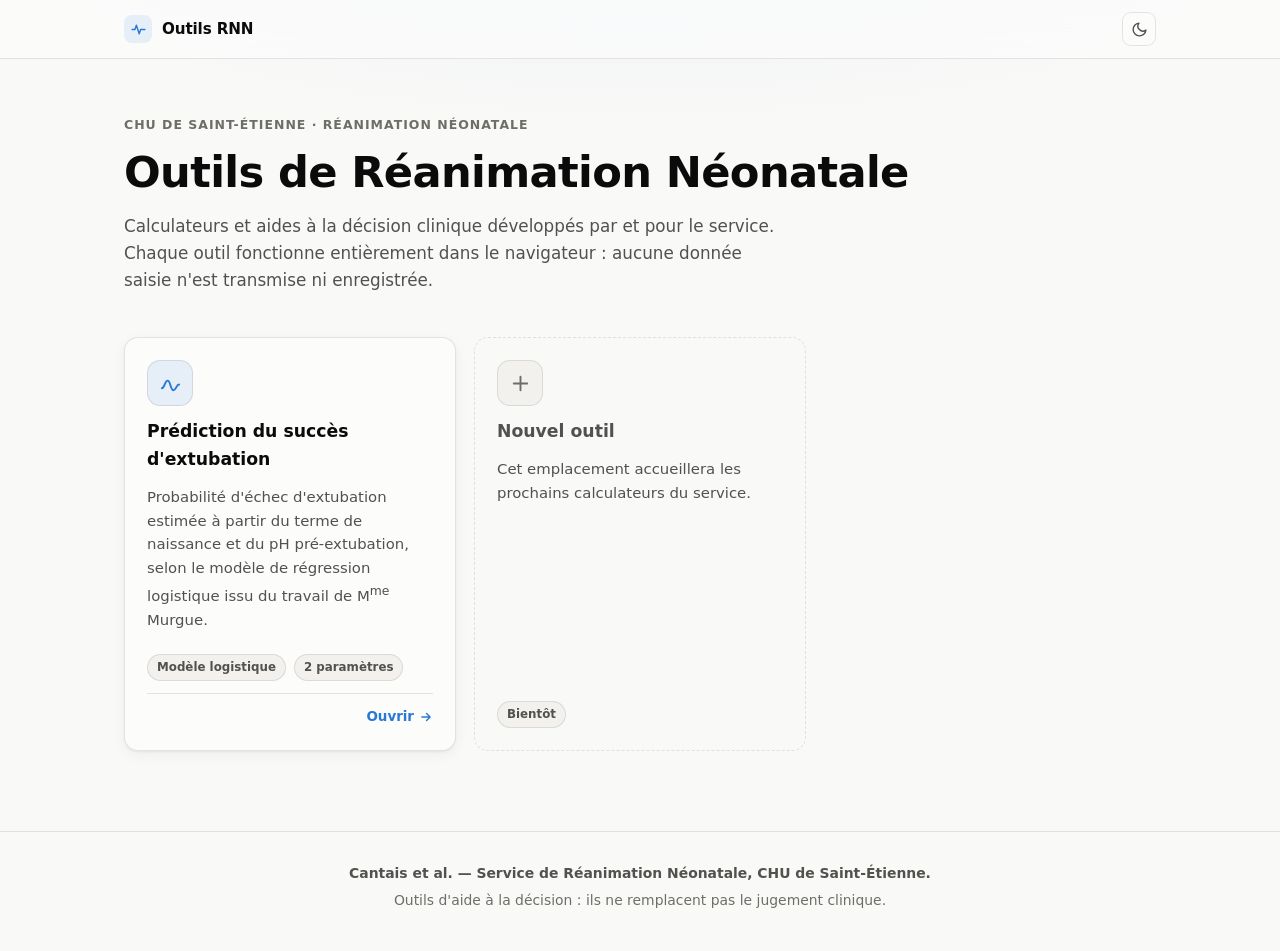
<file: index.html>
<!DOCTYPE html>
<html lang="fr">
<head>
<meta charset="utf-8">
<meta name="viewport" content="width=device-width, initial-scale=1">
<title>Outils RNN — Réanimation Néonatale, CHU de Saint-Étienne</title>
<meta name="description" content="Calculateurs et aides à la décision clinique du service de Réanimation Néonatale du CHU de Saint-Étienne.">
<link rel="stylesheet" href="assets/css/style.css">
<link rel="icon" href="data:image/svg+xml,<svg xmlns='http://www.w3.org/2000/svg' viewBox='0 0 100 100'><text y='.9em' font-size='90'>🍼</text></svg>">
<script src="assets/js/theme.js"></script>
</head>
<body>

<header class="topbar">
  <div class="wrap topbar__inner">
    <a class="brand" href="index.html">
      <span class="brand__mark" aria-hidden="true">
        <svg viewBox="0 0 24 24" fill="none" stroke="currentColor" stroke-width="2" stroke-linecap="round" stroke-linejoin="round">
          <path d="M3 12h4l2-6 4 12 2-6h6"/>
        </svg>
      </span>
      Outils RNN
    </a>
    <span class="topbar__spacer"></span>
    <button class="theme-toggle" type="button" aria-label="Changer de thème">
      <svg class="icon-moon" viewBox="0 0 24 24" fill="none" stroke="currentColor" stroke-width="2" stroke-linecap="round" stroke-linejoin="round" aria-hidden="true">
        <path d="M21 12.8A9 9 0 1 1 11.2 3a7 7 0 0 0 9.8 9.8z"/>
      </svg>
      <svg class="icon-sun" viewBox="0 0 24 24" fill="none" stroke="currentColor" stroke-width="2" stroke-linecap="round" stroke-linejoin="round" aria-hidden="true">
        <circle cx="12" cy="12" r="4"/>
        <path d="M12 2v2M12 20v2M4.9 4.9l1.4 1.4M17.7 17.7l1.4 1.4M2 12h2M20 12h2M4.9 19.1l1.4-1.4M17.7 6.3l1.4-1.4"/>
      </svg>
    </button>
  </div>
</header>

<main class="wrap">

  <div class="page-head">
    <p class="eyebrow">CHU de Saint-Étienne · Réanimation Néonatale</p>
    <h1>Outils de Réanimation Néonatale</h1>
    <p class="lead">
      Calculateurs et aides à la décision clinique développés par et pour le service.
      Chaque outil fonctionne entièrement dans le navigateur : aucune donnée saisie n'est
      transmise ni enregistrée.
    </p>
  </div>

  <ul class="tiles">

    <li>
      <a class="tile" href="outils/extubation.html">
        <span class="tile__icon" aria-hidden="true">
          <svg viewBox="0 0 24 24" fill="none" stroke="currentColor" stroke-width="2" stroke-linecap="round" stroke-linejoin="round">
            <path d="M3 17c3 0 3-8 6-8s3 10 6 10 3-6 6-6"/>
          </svg>
        </span>
        <span class="tile__title">Prédiction du succès d'extubation</span>
        <span class="tile__desc">
          Probabilité d'échec d'extubation estimée à partir du terme de naissance
          et du pH pré-extubation, selon le modèle de régression logistique
          issu du travail de M<sup>me</sup> Murgue.
        </span>
        <span class="tile__foot">
          <span class="tile__tags">
            <span class="tag">Modèle logistique</span>
            <span class="tag">2 paramètres</span>
          </span>
          <span class="tile__cta">Ouvrir
            <svg viewBox="0 0 24 24" fill="none" stroke="currentColor" stroke-width="2.4" stroke-linecap="round" stroke-linejoin="round" aria-hidden="true">
              <path d="M5 12h13M13 6l6 6-6 6"/>
            </svg>
          </span>
        </span>
      </a>
    </li>

    <li>
      <div class="tile tile--soon">
        <span class="tile__icon" aria-hidden="true">
          <svg viewBox="0 0 24 24" fill="none" stroke="currentColor" stroke-width="2" stroke-linecap="round" stroke-linejoin="round">
            <path d="M12 5v14M5 12h14"/>
          </svg>
        </span>
        <span class="tile__title">Nouvel outil</span>
        <span class="tile__desc">
          Cet emplacement accueillera les prochains calculateurs du service.
        </span>
        <span class="tile__foot"><span class="tile__tags"><span class="tag">Bientôt</span></span></span>
      </div>
    </li>

  </ul>

</main>

<footer class="site-footer">
  <div class="wrap">
    <p class="credit">Cantais et al. — Service de Réanimation Néonatale, CHU de Saint-Étienne.</p>
    <p>Outils d'aide à la décision : ils ne remplacent pas le jugement clinique.</p>
  </div>
</footer>

</body>
</html>
</file>
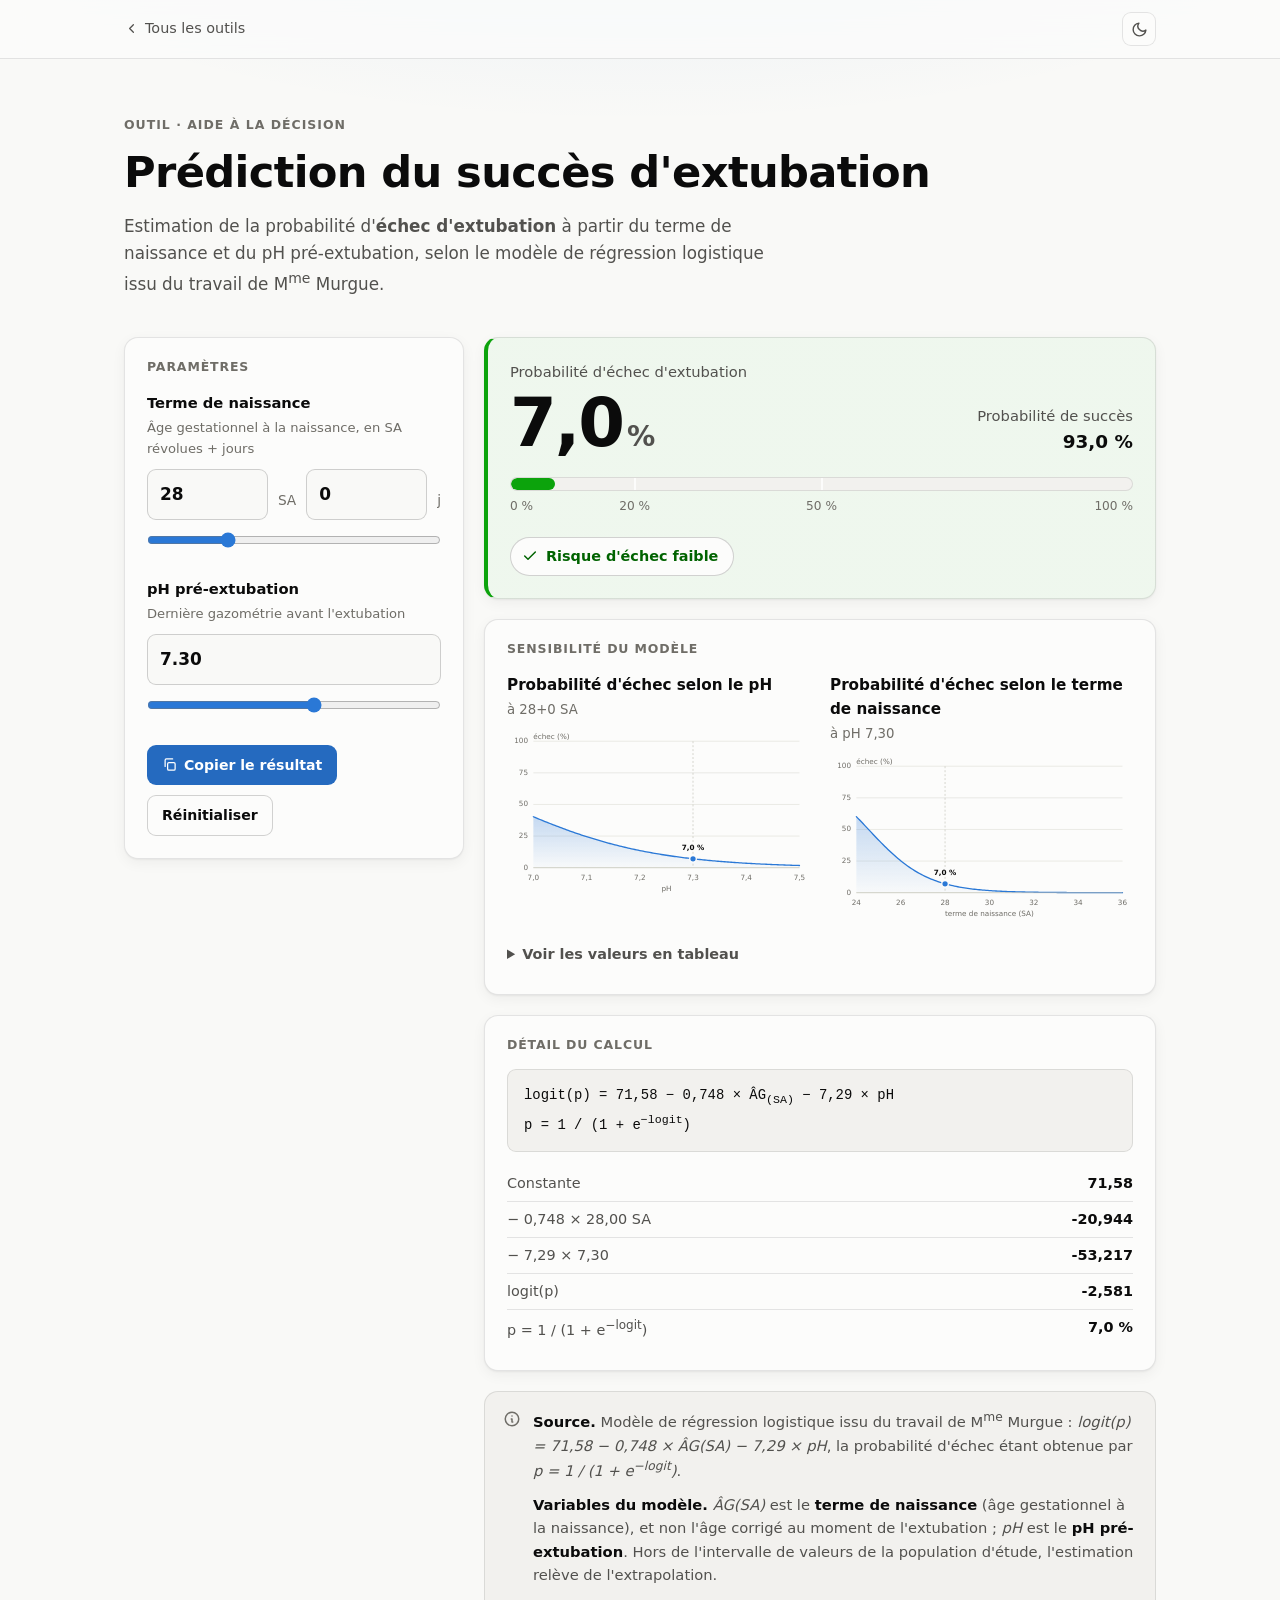
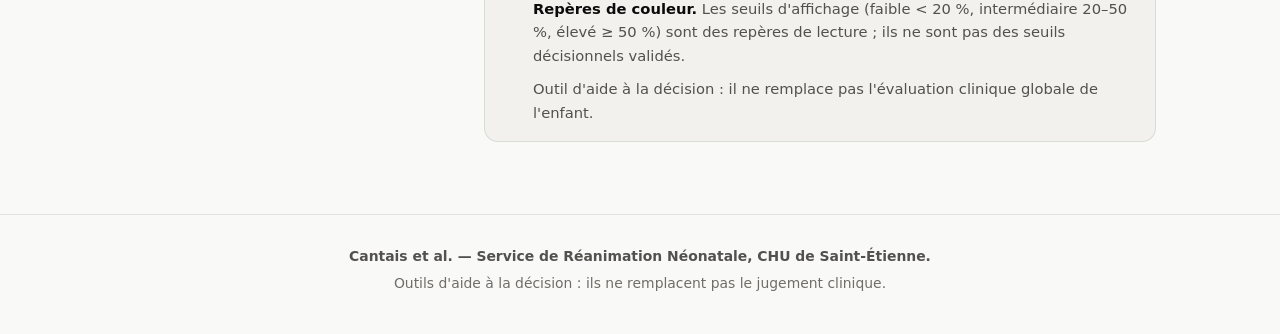
<file: outils/extubation.html>
<!DOCTYPE html>
<html lang="fr">
<head>
<meta charset="utf-8">
<meta name="viewport" content="width=device-width, initial-scale=1">
<title>Prédiction du succès d'extubation — Outils RNN</title>
<meta name="description" content="Probabilité d'échec d'extubation estimée à partir du terme de naissance et du pH pré-extubation (modèle de régression logistique).">
<link rel="stylesheet" href="../assets/css/style.css">
<link rel="icon" href="data:image/svg+xml,<svg xmlns='http://www.w3.org/2000/svg' viewBox='0 0 100 100'><text y='.9em' font-size='90'>🍼</text></svg>">
<script src="../assets/js/theme.js"></script>
</head>
<body>

<header class="topbar">
  <div class="wrap topbar__inner">
    <a class="back-link" href="../index.html">
      <svg viewBox="0 0 24 24" fill="none" stroke="currentColor" stroke-width="2" stroke-linecap="round" stroke-linejoin="round" aria-hidden="true">
        <path d="M15 18l-6-6 6-6"/>
      </svg>
      Tous les outils
    </a>
    <span class="topbar__spacer"></span>
    <button class="theme-toggle" type="button" aria-label="Changer de thème">
      <svg class="icon-moon" viewBox="0 0 24 24" fill="none" stroke="currentColor" stroke-width="2" stroke-linecap="round" stroke-linejoin="round" aria-hidden="true">
        <path d="M21 12.8A9 9 0 1 1 11.2 3a7 7 0 0 0 9.8 9.8z"/>
      </svg>
      <svg class="icon-sun" viewBox="0 0 24 24" fill="none" stroke="currentColor" stroke-width="2" stroke-linecap="round" stroke-linejoin="round" aria-hidden="true">
        <circle cx="12" cy="12" r="4"/>
        <path d="M12 2v2M12 20v2M4.9 4.9l1.4 1.4M17.7 17.7l1.4 1.4M2 12h2M20 12h2M4.9 19.1l1.4-1.4M17.7 6.3l1.4-1.4"/>
      </svg>
    </button>
  </div>
</header>

<main class="wrap">

  <div class="page-head">
    <p class="eyebrow">Outil · Aide à la décision</p>
    <h1>Prédiction du succès d'extubation</h1>
    <p class="lead">
      Estimation de la probabilité d'<strong>échec d'extubation</strong> à partir du
      terme de naissance et du pH pré-extubation, selon le modèle de régression
      logistique issu du travail de M<sup>me</sup> Murgue.
    </p>
  </div>

  <div class="tool-grid">

    <!-- ============================ Saisie ============================ -->
    <form class="card" id="form" autocomplete="off">
      <h2 class="card__title">Paramètres</h2>

      <div class="field">
        <label class="field__label" for="ga-weeks">Terme de naissance</label>
        <span class="field__hint" id="ga-hint">Âge gestationnel à la naissance, en SA révolues + jours</span>
        <div class="inputs-row">
          <div style="flex:1 1 0">
            <input type="number" id="ga-weeks" inputmode="numeric" min="20" max="45" step="1" value="28" aria-describedby="ga-hint">
          </div>
          <span class="unit">SA</span>
          <div style="flex:1 1 0">
            <input type="number" id="ga-days" inputmode="numeric" min="0" max="6" step="1" value="0" aria-label="Jours">
          </div>
          <span class="unit">j</span>
        </div>
        <input type="range" id="ga-range" min="154" max="315" step="1" value="196" aria-label="Âge gestationnel, curseur">
        <p class="field__warn" id="ga-warn"></p>
      </div>

      <div class="field">
        <label class="field__label" for="ph">pH pré-extubation</label>
        <span class="field__hint" id="ph-hint">Dernière gazométrie avant l'extubation</span>
        <div class="inputs-row">
          <div style="flex:1 1 0">
            <input type="number" id="ph" inputmode="decimal" min="6.5" max="7.8" step="0.01" value="7.30" aria-describedby="ph-hint">
          </div>
        </div>
        <input type="range" id="ph-range" min="690" max="760" step="1" value="730" aria-label="pH, curseur">
        <p class="field__warn" id="ph-warn"></p>
      </div>

      <div style="margin-top:24px; display:flex; gap:10px; flex-wrap:wrap">
        <button class="btn btn--primary" type="button" id="btn-copy">
          <svg viewBox="0 0 24 24" fill="none" stroke="currentColor" stroke-width="2" stroke-linecap="round" stroke-linejoin="round" aria-hidden="true">
            <rect x="9" y="9" width="12" height="12" rx="2"/><path d="M5 15V5a2 2 0 0 1 2-2h10"/>
          </svg>
          <span id="btn-copy-label">Copier le résultat</span>
        </button>
        <button class="btn" type="reset" id="btn-reset">Réinitialiser</button>
      </div>
    </form>

    <!-- =========================== Résultats =========================== -->
    <div class="stack">

      <section class="card result" id="result-card" data-level="good" aria-live="polite">
        <div class="result__head">
          <div>
            <p class="hero__label">Probabilité d'échec d'extubation</p>
            <p class="hero__value"><span id="out-prob">—</span><span class="pct">%</span></p>
          </div>
          <div class="hero__counter">
            Probabilité de succès<br>
            <strong id="out-success">—</strong>
          </div>
        </div>

        <div>
          <div class="meter">
            <div class="meter__fill" id="out-meter" data-level="good" style="width:0%"></div>
            <span class="meter__tick" style="left:20%"></span>
            <span class="meter__tick" style="left:50%"></span>
          </div>
          <div class="meter-scale">
            <span class="at-start">0 %</span>
            <span style="left:20%">20 %</span>
            <span style="left:50%">50 %</span>
            <span class="at-end">100 %</span>
          </div>
        </div>

        <div>
          <span class="badge" id="out-badge" data-level="good">
            <svg id="badge-icon" viewBox="0 0 24 24" fill="none" stroke="currentColor" stroke-width="2.2" stroke-linecap="round" stroke-linejoin="round" aria-hidden="true">
              <path d="M20 6L9 17l-5-5"/>
            </svg>
            <span id="badge-text">—</span>
          </span>
        </div>
      </section>

      <section class="card">
        <h2 class="card__title">Sensibilité du modèle</h2>
        <div class="charts">

          <figure class="chart" style="margin:0">
            <figcaption>
              <span class="chart__title">Probabilité d'échec selon le pH</span>
              <span class="chart__sub" id="chart-ph-sub">à terme de naissance constant</span>
            </figcaption>
            <div class="chart__figure">
              <svg class="chart__svg" id="chart-ph" viewBox="0 0 460 250" role="img" aria-label="Courbe de la probabilité d'échec en fonction du pH"></svg>
              <div class="tooltip" id="tip-ph"></div>
            </div>
          </figure>

          <figure class="chart" style="margin:0">
            <figcaption>
              <span class="chart__title">Probabilité d'échec selon le terme de naissance</span>
              <span class="chart__sub" id="chart-ga-sub">à pH constant</span>
            </figcaption>
            <div class="chart__figure">
              <svg class="chart__svg" id="chart-ga" viewBox="0 0 460 250" role="img" aria-label="Courbe de la probabilité d'échec en fonction du terme de naissance"></svg>
              <div class="tooltip" id="tip-ga"></div>
            </div>
          </figure>

        </div>

        <details>
          <summary>Voir les valeurs en tableau</summary>
          <div class="table-scroll">
            <table>
              <caption class="sr-only">Probabilité d'échec d'extubation en fonction du pH, au terme de naissance saisi</caption>
              <thead>
                <tr><th scope="col">pH</th><th scope="col">Probabilité d'échec</th><th scope="col">Probabilité de succès</th></tr>
              </thead>
              <tbody id="table-ph"></tbody>
            </table>
          </div>
        </details>
      </section>

      <section class="card">
        <h2 class="card__title">Détail du calcul</h2>
        <p class="equation">
          logit(p) = 71,58 − 0,748 × ÂG<sub>(SA)</sub> − 7,29 × pH<br>
          p = 1 / (1 + e<sup>−logit</sup>)
        </p>
        <ul class="steps" id="steps"></ul>
      </section>

      <section class="notice">
        <svg viewBox="0 0 24 24" fill="none" stroke="currentColor" stroke-width="2" stroke-linecap="round" stroke-linejoin="round" aria-hidden="true">
          <circle cx="12" cy="12" r="9"/><path d="M12 8h.01M11 12h1v4h1"/>
        </svg>
        <div class="prose">
          <p>
            <strong>Source.</strong> Modèle de régression logistique issu du travail de
            M<sup>me</sup> Murgue : <em>logit(p) = 71,58 − 0,748 × ÂG(SA) − 7,29 × pH</em>,
            la probabilité d'échec étant obtenue par <em>p = 1 / (1 + e<sup>−logit</sup>)</em>.
          </p>
          <p>
            <strong>Variables du modèle.</strong> <em>ÂG(SA)</em> est le
            <strong>terme de naissance</strong> (âge gestationnel à la naissance), et non
            l'âge corrigé au moment de l'extubation ; <em>pH</em> est le <strong>pH
            pré-extubation</strong>. Hors de l'intervalle de valeurs de la population
            d'étude, l'estimation relève de l'extrapolation.
          </p>
          <p>
            <strong>Repères de couleur.</strong> Les seuils d'affichage (faible &lt; 20 %,
            intermédiaire 20–50 %, élevé ≥ 50 %) sont des repères de lecture ; ils ne sont
            pas des seuils décisionnels validés.
          </p>
          <p>
            Outil d'aide à la décision : il ne remplace pas l'évaluation clinique globale
            de l'enfant.
          </p>
        </div>
      </section>

    </div>
  </div>

</main>

<footer class="site-footer">
  <div class="wrap">
    <p class="credit">Cantais et al. — Service de Réanimation Néonatale, CHU de Saint-Étienne.</p>
    <p>Outils d'aide à la décision : ils ne remplacent pas le jugement clinique.</p>
  </div>
</footer>

<script src="../assets/js/extubation.js"></script>
</body>
</html>
</file>
<file: assets/css/style.css>
/* ==========================================================================
   Outils RNN — feuille de style commune
   Service de Réanimation Néonatale, CHU de Saint-Étienne
   ========================================================================== */

/* --- Jetons de couleur ---------------------------------------------------
   Le thème clair est défini sur :root nu. Le thème sombre est redéfini deux
   fois : sous prefers-color-scheme (réglage système) et sous [data-theme]
   (bascule manuelle), pour que la bascule gagne dans les deux sens.        */

:root {
  color-scheme: light;

  --plane:        #f9f9f7;
  --surface:      #fcfcfb;
  --surface-2:    #f2f1ee;
  --text-1:       #0b0b0b;
  --text-2:       #52514e;
  --muted:        #6f6d67;
  --border:       rgba(11, 11, 11, 0.10);
  --border-strong:rgba(11, 11, 11, 0.18);
  --grid:         #e1e0d9;
  --axis:         #c3c2b7;

  --accent:       #2a78d6;
  --accent-ink:   #184f95;
  --accent-solid: #256abf;
  --accent-wash:  rgba(42, 120, 214, 0.10);
  --topbar-bg:    rgba(252, 252, 251, 0.78);

  --series-1:     #2a78d6;

  --good:         #0ca30c;
  --warn:         #fab219;
  --crit:         #d03b3b;
  --good-ink:     #006300;
  --warn-ink:     #8a5a00;
  --crit-ink:     #a52323;
  --wash-good:    rgba(12, 163, 12, 0.055);
  --wash-warn:    rgba(250, 178, 25, 0.10);
  --wash-crit:    rgba(208, 59, 59, 0.055);

  --shadow-1: 0 1px 2px rgba(11, 11, 11, 0.05), 0 4px 14px rgba(11, 11, 11, 0.05);
  --shadow-2: 0 2px 4px rgba(11, 11, 11, 0.06), 0 12px 30px rgba(11, 11, 11, 0.10);

  --radius:   14px;
  --radius-s: 9px;
  --maxw:     1080px;

  --sans: system-ui, -apple-system, "Segoe UI", Roboto, sans-serif;
}

@media (prefers-color-scheme: dark) {
  :root:not([data-theme="light"]) {
    color-scheme: dark;

    --plane:        #0d0d0d;
    --surface:      #1a1a19;
    --surface-2:    #232322;
    --text-1:       #ffffff;
    --text-2:       #c3c2b7;
    --muted:        #939189;
    --border:       rgba(255, 255, 255, 0.10);
    --border-strong:rgba(255, 255, 255, 0.20);
    --grid:         #2c2c2a;
    --axis:         #383835;

    --accent:       #3987e5;
    --accent-ink:   #9ec5f4;
    --accent-solid: #256abf;
    --accent-wash:  rgba(57, 135, 229, 0.14);
    --topbar-bg:    rgba(26, 26, 25, 0.72);

    --series-1:     #3987e5;

    --good-ink:     #0ca30c;
    --warn-ink:     #fab219;
    --crit-ink:     #e06a6a;
    --wash-good:    rgba(12, 163, 12, 0.09);
    --wash-warn:    rgba(250, 178, 25, 0.055);
    --wash-crit:    rgba(224, 106, 106, 0.09);

    --shadow-1: 0 1px 2px rgba(0, 0, 0, 0.4);
    --shadow-2: 0 2px 4px rgba(0, 0, 0, 0.4), 0 12px 30px rgba(0, 0, 0, 0.5);
  }
}

:root[data-theme="dark"] {
  color-scheme: dark;

  --plane:        #0d0d0d;
  --surface:      #1a1a19;
  --surface-2:    #232322;
  --text-1:       #ffffff;
  --text-2:       #c3c2b7;
  --muted:        #939189;
  --border:       rgba(255, 255, 255, 0.10);
  --border-strong:rgba(255, 255, 255, 0.20);
  --grid:         #2c2c2a;
  --axis:         #383835;

  --accent:       #3987e5;
  --accent-ink:   #9ec5f4;
  --accent-solid: #256abf;
  --accent-wash:  rgba(57, 135, 229, 0.14);
  --topbar-bg:    rgba(26, 26, 25, 0.72);

  --series-1:     #3987e5;

  --good-ink:     #0ca30c;
  --warn-ink:     #fab219;
  --crit-ink:     #e06a6a;
  --wash-good:    rgba(12, 163, 12, 0.09);
  --wash-warn:    rgba(250, 178, 25, 0.055);
  --wash-crit:    rgba(224, 106, 106, 0.09);

  --shadow-1: 0 1px 2px rgba(0, 0, 0, 0.4);
  --shadow-2: 0 2px 4px rgba(0, 0, 0, 0.4), 0 12px 30px rgba(0, 0, 0, 0.5);
}

/* --- Base ---------------------------------------------------------------- */

*, *::before, *::after { box-sizing: border-box; }

html { -webkit-text-size-adjust: 100%; }

body {
  margin: 0;
  font-family: var(--sans);
  font-size: 16px;
  line-height: 1.6;
  color: var(--text-1);
  /* Halo d'accent très diffus en haut de page, puis le plan uni. */
  background:
    radial-gradient(1100px 420px at 50% -180px, var(--accent-wash), transparent 72%),
    var(--plane);
  background-attachment: fixed;
  -webkit-font-smoothing: antialiased;
}

h1, h2, h3 { line-height: 1.2; margin: 0; font-weight: 640; letter-spacing: -0.015em; }
p { margin: 0; }
a { color: var(--accent); }

.wrap {
  width: 100%;
  max-width: var(--maxw);
  margin: 0 auto;
  padding: 0 24px;
}

/* --- Barre supérieure ---------------------------------------------------- */

.topbar {
  position: sticky;
  top: 0;
  z-index: 20;
  border-bottom: 1px solid var(--border);
  background: var(--topbar-bg);
  -webkit-backdrop-filter: saturate(180%) blur(12px);
  backdrop-filter: saturate(180%) blur(12px);
}

.topbar__inner {
  display: flex;
  align-items: center;
  gap: 16px;
  min-height: 58px;
}

.brand {
  display: inline-flex;
  align-items: center;
  gap: 10px;
  font-weight: 620;
  font-size: 0.95rem;
  color: var(--text-1);
  text-decoration: none;
  letter-spacing: -0.01em;
}

.brand__mark {
  display: grid;
  place-items: center;
  width: 28px;
  height: 28px;
  border-radius: 8px;
  background: var(--accent-wash);
  color: var(--accent);
  flex: 0 0 auto;
}

.brand__mark svg { width: 17px; height: 17px; }

.topbar__spacer { flex: 1 1 auto; }

.theme-toggle {
  display: inline-grid;
  place-items: center;
  width: 34px;
  height: 34px;
  padding: 0;
  border: 1px solid var(--border);
  border-radius: 9px;
  background: var(--surface);
  color: var(--text-2);
  cursor: pointer;
}
.theme-toggle:hover { background: var(--surface-2); color: var(--text-1); }
.theme-toggle svg { width: 17px; height: 17px; }
.theme-toggle .icon-sun { display: none; }
:root[data-theme="dark"] .theme-toggle .icon-sun { display: block; }
:root[data-theme="dark"] .theme-toggle .icon-moon { display: none; }
@media (prefers-color-scheme: dark) {
  :root:not([data-theme="light"]) .theme-toggle .icon-sun { display: block; }
  :root:not([data-theme="light"]) .theme-toggle .icon-moon { display: none; }
}

.back-link {
  display: inline-flex;
  align-items: center;
  gap: 6px;
  font-size: 0.9rem;
  color: var(--text-2);
  text-decoration: none;
}
.back-link:hover { color: var(--text-1); }
.back-link svg { width: 15px; height: 15px; }

/* --- En-tête de page ----------------------------------------------------- */

.page-head { padding: 56px 0 8px; }

.eyebrow {
  font-size: 0.78rem;
  font-weight: 600;
  letter-spacing: 0.08em;
  text-transform: uppercase;
  color: var(--muted);
  margin-bottom: 12px;
}

.page-head h1 { font-size: clamp(1.85rem, 1.2rem + 2.4vw, 2.7rem); }

.lead {
  margin-top: 14px;
  max-width: 62ch;
  font-size: 1.05rem;
  color: var(--text-2);
}

/* --- Grille de tuiles ---------------------------------------------------- */

.tiles {
  display: grid;
  grid-template-columns: repeat(auto-fill, minmax(272px, 1fr));
  gap: 18px;
  padding: 36px 0 8px;
  list-style: none;
  margin: 0;
}

.tile {
  display: flex;
  flex-direction: column;
  gap: 12px;
  height: 100%;
  padding: 22px;
  border: 1px solid var(--border);
  border-radius: var(--radius);
  background: var(--surface);
  box-shadow: var(--shadow-1);
  color: inherit;
  text-decoration: none;
  transition: transform 140ms ease, box-shadow 140ms ease, border-color 140ms ease;
}
.tile:hover {
  transform: translateY(-2px);
  box-shadow: var(--shadow-2);
  border-color: var(--border-strong);
}
.tile:focus-visible { outline: 2px solid var(--accent); outline-offset: 3px; }

.tile__icon {
  display: grid;
  place-items: center;
  width: 46px;
  height: 46px;
  border-radius: 13px;
  background: var(--accent-wash);
  border: 1px solid var(--border);
  color: var(--accent);
  transition: background-color 140ms ease, color 140ms ease, border-color 140ms ease;
}
.tile__icon svg { width: 23px; height: 23px; }
.tile:hover .tile__icon {
  background: var(--accent-solid);
  border-color: transparent;
  color: #fff;
}

.tile__cta {
  display: flex;
  align-items: center;
  justify-content: flex-end;
  gap: 5px;
  padding-top: 12px;
  border-top: 1px solid var(--border);
  font-size: 0.84rem;
  font-weight: 600;
  color: var(--accent);
}
.tile__cta svg { width: 14px; height: 14px; transition: transform 140ms ease; }
.tile:hover .tile__cta svg { transform: translateX(3px); }

.tile__title { font-size: 1.08rem; font-weight: 640; }
.tile__desc { font-size: 0.93rem; color: var(--text-2); }

.tile__foot {
  margin-top: auto;
  padding-top: 10px;
  display: flex;
  flex-direction: column;
  gap: 12px;
}

.tile__tags { display: flex; align-items: center; gap: 8px; flex-wrap: wrap; }

.tag {
  display: inline-block;
  padding: 3px 9px;
  border-radius: 999px;
  background: var(--surface-2);
  border: 1px solid var(--border);
  font-size: 0.74rem;
  font-weight: 560;
  color: var(--text-2);
}

.tile--soon {
  border-style: dashed;
  box-shadow: none;
  background: transparent;
  cursor: default;
}
.tile--soon:hover { transform: none; box-shadow: none; border-color: var(--border); }
.tile--soon .tile__icon { background: var(--surface-2); color: var(--muted); }
.tile--soon .tile__title { color: var(--text-2); }

/* --- Cartes -------------------------------------------------------------- */

.card {
  padding: 22px;
  border: 1px solid var(--border);
  border-radius: var(--radius);
  background: var(--surface);
  box-shadow: var(--shadow-1);
}

.card__title {
  font-size: 0.78rem;
  font-weight: 620;
  letter-spacing: 0.07em;
  text-transform: uppercase;
  color: var(--muted);
  margin-bottom: 16px;
}

/* --- Mise en page de l'outil --------------------------------------------- */

.tool-grid {
  display: grid;
  grid-template-columns: minmax(0, 340px) minmax(0, 1fr);
  gap: 20px;
  align-items: start;
  padding: 32px 0 0;
}

@media (min-width: 861px) {
  .tool-grid > form { position: sticky; top: 20px; }
}

@media (max-width: 860px) {
  .tool-grid { grid-template-columns: minmax(0, 1fr); }
}

/* --- Formulaire ---------------------------------------------------------- */

.field + .field { margin-top: 22px; }

.field__label {
  display: block;
  font-size: 0.92rem;
  font-weight: 600;
  margin-bottom: 2px;
}

.field__hint {
  display: block;
  font-size: 0.82rem;
  color: var(--muted);
  margin-bottom: 10px;
}

.inputs-row { display: flex; align-items: flex-end; gap: 10px; }
.inputs-row .unit { font-size: 0.86rem; color: var(--muted); padding-bottom: 9px; }

input[type="number"] {
  width: 100%;
  min-width: 0;
  padding: 11px 12px;
  font: inherit;
  font-size: 1.06rem;
  font-weight: 560;
  font-variant-numeric: tabular-nums;
  color: var(--text-1);
  background: var(--plane);
  border: 1px solid var(--border-strong);
  border-radius: var(--radius-s);
}
input[type="number"]:focus-visible {
  outline: 2px solid var(--accent);
  outline-offset: 1px;
  border-color: transparent;
}

input[type="range"] {
  width: 100%;
  margin: 12px 0 0;
  accent-color: var(--accent);
}

.field__warn {
  display: none;
  margin-top: 8px;
  font-size: 0.83rem;
  color: var(--warn-ink);
}
.field__warn.is-visible { display: block; }

/* --- Résultat ------------------------------------------------------------ */

/* La carte de résultat prend un liseré et un fond très légèrement teintés par
   le niveau ; la couleur double le libellé et l'icône, elle ne les remplace pas. */
.result {
  display: flex;
  flex-direction: column;
  gap: 20px;
  border-left: 4px solid var(--good);
  background: linear-gradient(var(--wash-good), var(--wash-good)), var(--surface);
  transition: border-color 200ms ease, background-color 200ms ease;
}
.result[data-level="warn"] {
  border-left-color: var(--warn);
  background: linear-gradient(var(--wash-warn), var(--wash-warn)), var(--surface);
}
.result[data-level="crit"] {
  border-left-color: var(--crit);
  background: linear-gradient(var(--wash-crit), var(--wash-crit)), var(--surface);
}

.result__head {
  display: flex;
  align-items: flex-end;
  justify-content: space-between;
  gap: 20px;
  flex-wrap: wrap;
}

.hero__label { font-size: 0.92rem; color: var(--text-2); }

.hero__value {
  font-size: clamp(3rem, 2rem + 5vw, 4.2rem);
  font-weight: 660;
  line-height: 1;
  letter-spacing: -0.03em;
  margin-top: 6px;
}

.hero__value .pct { font-size: 0.42em; font-weight: 600; margin-left: 4px; color: var(--text-2); }

.hero__counter { font-size: 0.92rem; color: var(--text-2); text-align: right; }
@media (max-width: 520px) { .hero__counter { text-align: left; } }
.hero__counter strong { font-weight: 640; color: var(--text-1); font-size: 1.15rem; }

.badge {
  display: inline-flex;
  align-items: center;
  gap: 8px;
  padding: 7px 15px 7px 11px;
  border-radius: 999px;
  border: 1px solid var(--border-strong);
  background: var(--surface);
  font-size: 0.9rem;
  font-weight: 620;
}
.badge svg { width: 16px; height: 16px; flex: 0 0 auto; }
.badge[data-level="good"] { color: var(--good-ink); }
.badge[data-level="warn"] { color: var(--warn-ink); }
.badge[data-level="crit"] { color: var(--crit-ink); }

/* Jauge : piste neutre, remplissage porteur du niveau, et deux repères de
   seuil séparés du remplissage par un intervalle en couleur de surface. */
.meter {
  position: relative;
  height: 14px;
  border-radius: 999px;
  background: var(--surface-2);
  border: 1px solid var(--border);
  overflow: hidden;
}
.meter__fill {
  height: 100%;
  border-radius: 999px;
  background: var(--good);
  transition: width 220ms ease, background-color 220ms ease;
}
.meter__fill[data-level="warn"] { background: var(--warn); }
.meter__fill[data-level="crit"] { background: var(--crit); }

.meter__tick {
  position: absolute;
  top: 0;
  bottom: 0;
  width: 2px;
  margin-left: -1px;
  background: var(--surface);
}

.meter-scale {
  position: relative;
  height: 20px;
  margin-top: 6px;
  font-size: 0.76rem;
  color: var(--muted);
  font-variant-numeric: tabular-nums;
}
.meter-scale span { position: absolute; top: 0; transform: translateX(-50%); white-space: nowrap; }
.meter-scale .at-start { left: 0; transform: none; }
.meter-scale .at-end { right: 0; left: auto; transform: none; }

/* --- Graphiques ---------------------------------------------------------- */

.charts {
  display: grid;
  grid-template-columns: repeat(auto-fit, minmax(280px, 1fr));
  gap: 20px;
}

.chart__title { display: block; font-size: 0.95rem; font-weight: 620; }
.chart__sub { display: block; font-size: 0.83rem; color: var(--muted); margin-top: 2px; }

.chart__figure { position: relative; margin: 12px 0 0; }
.chart__svg { display: block; width: 100%; height: auto; overflow: visible; }

/* Marques SVG : traits fins, grille en retrait, texte en jetons de texte
   (jamais en couleur de série). */
.chart__svg text {
  font-size: 11px;
  fill: var(--muted);
  font-variant-numeric: tabular-nums;
}
.chart__svg .grid     { stroke: var(--grid); stroke-width: 1; }
.chart__svg .axis     { stroke: var(--axis); stroke-width: 1; }
/* Aire : dégradé vertical de la teinte de série, du lavis vers la surface.
   Le remplissage est posé en attribut (url(#…)), les arrêts en CSS pour
   suivre le thème. */
.chart__svg .area     { stroke: none; }
.chart__svg .stop-top { stop-color: var(--series-1); stop-opacity: 0.26; }
.chart__svg .stop-bot { stop-color: var(--series-1); stop-opacity: 0.02; }
.chart__svg .line     { fill: none; stroke: var(--series-1); stroke-width: 2; stroke-linejoin: round; stroke-linecap: round; }
.chart__svg .dot      { fill: var(--series-1); stroke: var(--surface); stroke-width: 2; }
.chart__svg .marker   { stroke: var(--axis); stroke-width: 1; stroke-dasharray: 3 3; }
.chart__svg .crosshair{ stroke: var(--axis); stroke-width: 1; opacity: 0; }
.chart__svg .crosshair.is-visible { opacity: 1; }
.chart__svg .hover-dot { fill: var(--series-1); stroke: var(--surface); stroke-width: 2; opacity: 0; }
.chart__svg .hover-dot.is-visible { opacity: 1; }
.chart__svg .hit      { fill: transparent; cursor: crosshair; }
/* Étiquette directe : liseré de la couleur de surface pour rester lisible
   là où elle croise la courbe (même principe que l'anneau des marqueurs). */
.chart__svg .value-label {
  fill: var(--text-1);
  font-weight: 620;
  stroke: var(--surface);
  stroke-width: 3;
  paint-order: stroke;
}

.tooltip {
  position: absolute;
  z-index: 2;
  pointer-events: none;
  opacity: 0;
  transform: translate(-50%, -100%);
  padding: 6px 9px;
  border-radius: 8px;
  border: 1px solid var(--border);
  background: var(--surface);
  box-shadow: var(--shadow-2);
  font-size: 0.8rem;
  font-variant-numeric: tabular-nums;
  color: var(--text-1);
  white-space: nowrap;
  transition: opacity 100ms ease;
}
.tooltip.is-visible { opacity: 1; }

/* --- Détail du calcul & tableau ------------------------------------------ */

.equation {
  margin: 0;
  padding: 14px 16px;
  border-radius: var(--radius-s);
  background: var(--surface-2);
  border: 1px solid var(--border);
  font-family: ui-monospace, SFMono-Regular, Menlo, Consolas, monospace;
  font-size: 0.87rem;
  line-height: 1.7;
  color: var(--text-1);
  overflow-x: auto;
}

.steps {
  margin: 14px 0 0;
  padding: 0;
  list-style: none;
  font-size: 0.9rem;
  color: var(--text-2);
}
.steps li { display: flex; justify-content: space-between; gap: 16px; padding: 6px 0; border-bottom: 1px solid var(--border); }
.steps li:last-child { border-bottom: 0; }
.steps b { font-weight: 620; color: var(--text-1); font-variant-numeric: tabular-nums; }

details { margin-top: 16px; }
summary {
  cursor: pointer;
  font-size: 0.9rem;
  font-weight: 600;
  color: var(--text-2);
  padding: 6px 0;
}
summary:hover { color: var(--text-1); }

.table-scroll { overflow-x: auto; margin-top: 10px; }

table {
  width: 100%;
  border-collapse: collapse;
  font-size: 0.87rem;
  font-variant-numeric: tabular-nums;
}
th, td { text-align: right; padding: 7px 10px; border-bottom: 1px solid var(--border); white-space: nowrap; }
th:first-child, td:first-child { text-align: left; }
thead th { color: var(--muted); font-weight: 600; font-size: 0.8rem; }
tbody tr.is-current { background: var(--accent-wash); }
tbody tr.is-current td { font-weight: 620; color: var(--text-1); }

/* --- Notes & avertissement ----------------------------------------------- */

.prose { font-size: 0.92rem; color: var(--text-2); }
.prose p + p { margin-top: 10px; }
.prose strong { color: var(--text-1); font-weight: 620; }

.notice {
  display: flex;
  gap: 12px;
  padding: 16px 18px;
  border-radius: var(--radius);
  border: 1px solid var(--border);
  background: var(--surface-2);
  font-size: 0.9rem;
  color: var(--text-2);
}
.notice svg { width: 18px; height: 18px; flex: 0 0 auto; margin-top: 2px; color: var(--muted); }
.notice strong { color: var(--text-1); font-weight: 620; }

.btn {
  display: inline-flex;
  align-items: center;
  gap: 7px;
  padding: 8px 14px;
  border: 1px solid var(--border-strong);
  border-radius: var(--radius-s);
  background: var(--surface);
  color: var(--text-1);
  font: inherit;
  font-size: 0.88rem;
  font-weight: 560;
  cursor: pointer;
}
.btn:hover { background: var(--surface-2); }
.btn svg { width: 15px; height: 15px; }
.btn:focus-visible { outline: 2px solid var(--accent); outline-offset: 2px; }

.btn--primary {
  background: var(--accent-solid);
  border-color: transparent;
  color: #fff;
}
/* Survol : un pas plus foncé de la même rampe, le texte blanc reste au-dessus
   de 5:1 dans les deux thèmes. */
.btn--primary:hover { background: #1c5cab; color: #fff; }

.stack { display: flex; flex-direction: column; gap: 20px; }

/* --- Pied de page -------------------------------------------------------- */

.site-footer {
  margin-top: 72px;
  padding: 30px 0 40px;
  border-top: 1px solid var(--border);
  font-size: 0.87rem;
  color: var(--muted);
  text-align: center;
}
.site-footer p + p { margin-top: 5px; }
.site-footer .credit { color: var(--text-2); font-weight: 560; }

.sr-only {
  position: absolute;
  width: 1px; height: 1px;
  padding: 0; margin: -1px;
  overflow: hidden;
  clip: rect(0 0 0 0);
  white-space: nowrap;
  border: 0;
}

@media print {
  .topbar, .theme-toggle, .btn, input[type="range"] { display: none !important; }
  body { background: #fff; }
  .card, .tile { box-shadow: none; }
}
</file>
